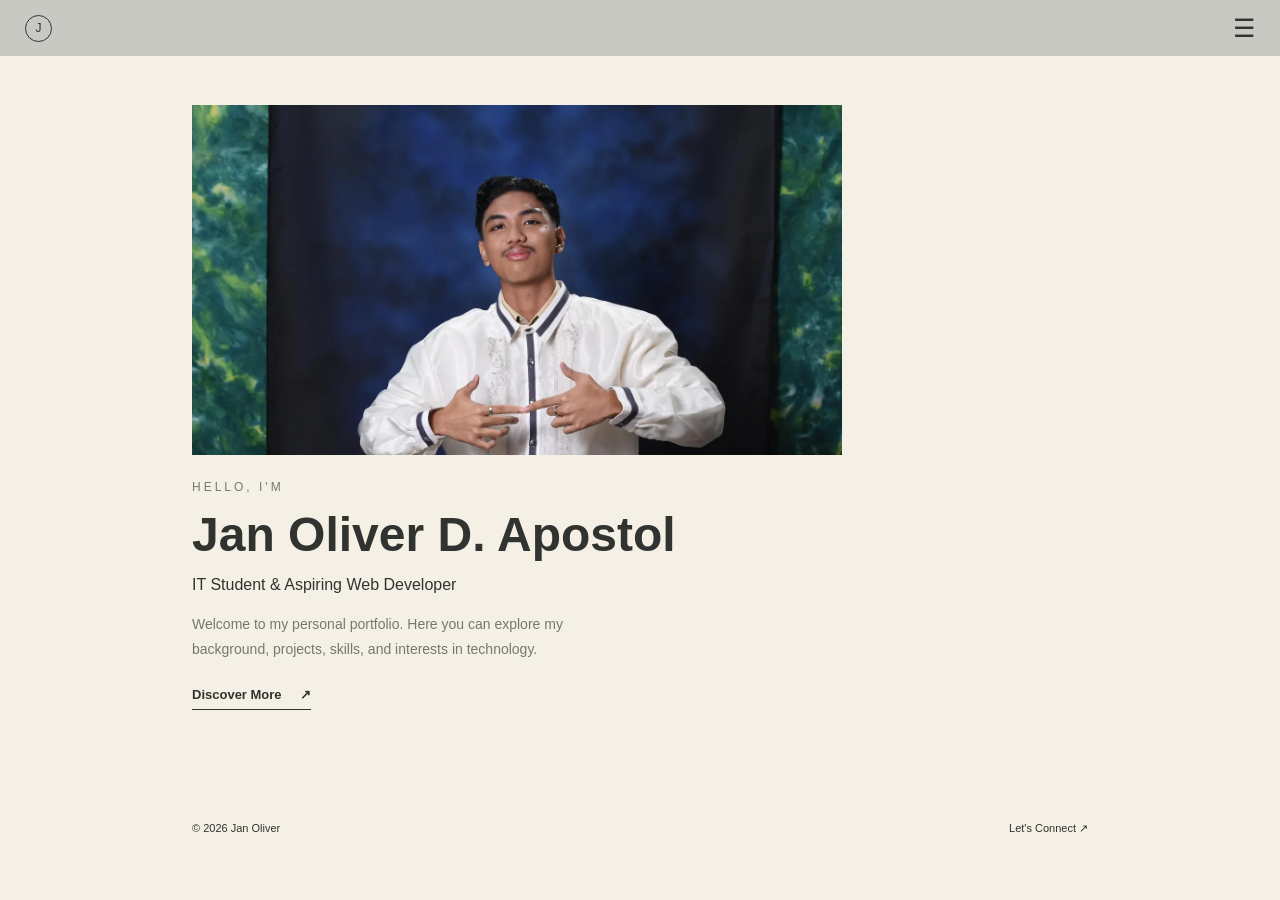
<file: index.html>
<!DOCTYPE html>
<html lang="en">
<head>
    <meta charset="UTF-8">
    <meta name="viewport" content="width=device-width, initial-scale=1.0">
    <title>Jan Oliver D. Apostol | Portfolio</title>
    <link rel="stylesheet" href="style.css">
</head>
<body>

    <header class="header">
        <a href="index.html" class="logo"> J </a>
        <button class="menu-btn" id="menuBtn" aria-label="Open menu">☰</button>
    </header>

    <nav class="side-menu" id="sideMenu">
        <button class="close-btn" id="closeBtn" aria-label="Close menu">×</button>
        <div class="menu-line"></div>
        <a href="index.html" class="nav-link">Home</a>
        <a href="about.html" class="nav-link">About</a>
        <a href="projects.html" class="nav-link">Projects</a>
        <a href="skills.html" class="nav-link">Skills</a>
        <a href="experience.html" class="nav-link active">Experience</a>
        <a href="education.html" class="nav-link">Education</a>
        <a href="contact.html" class="nav-link">Contact</a>
        <a href="cv.html" class="nav-link">CV</a>
    </nav>

    <div class="overlay" id="overlay"></div>

    <main>
        <section class="section home" id="home">
            <div class="home-content">
                <div class="home-image">
                    <img src="NINEDAYS-1831.webp" alt="My Profile">
                </div>
                <p class="small-heading">HELLO, I'M</p>
                <h1>Jan Oliver D. Apostol</h1>
                <h3>IT Student &amp; Aspiring Web Developer</h3>
                <p class="description">
                    Welcome to my personal portfolio. Here you can
                    explore my background, projects, skills, and
                    interests in technology.
                </p>
                <a href="about.html" class="text-link">Discover More <span>↗</span></a>
            </div>
            <div class="footer">
                <span>© 2026 Jan Oliver</span>
                <a href="contact.html">Let's Connect ↗</a>
            </div>
        </section>
    </main>

    <script src="script.js"></script>
</body>
</html>
</file>
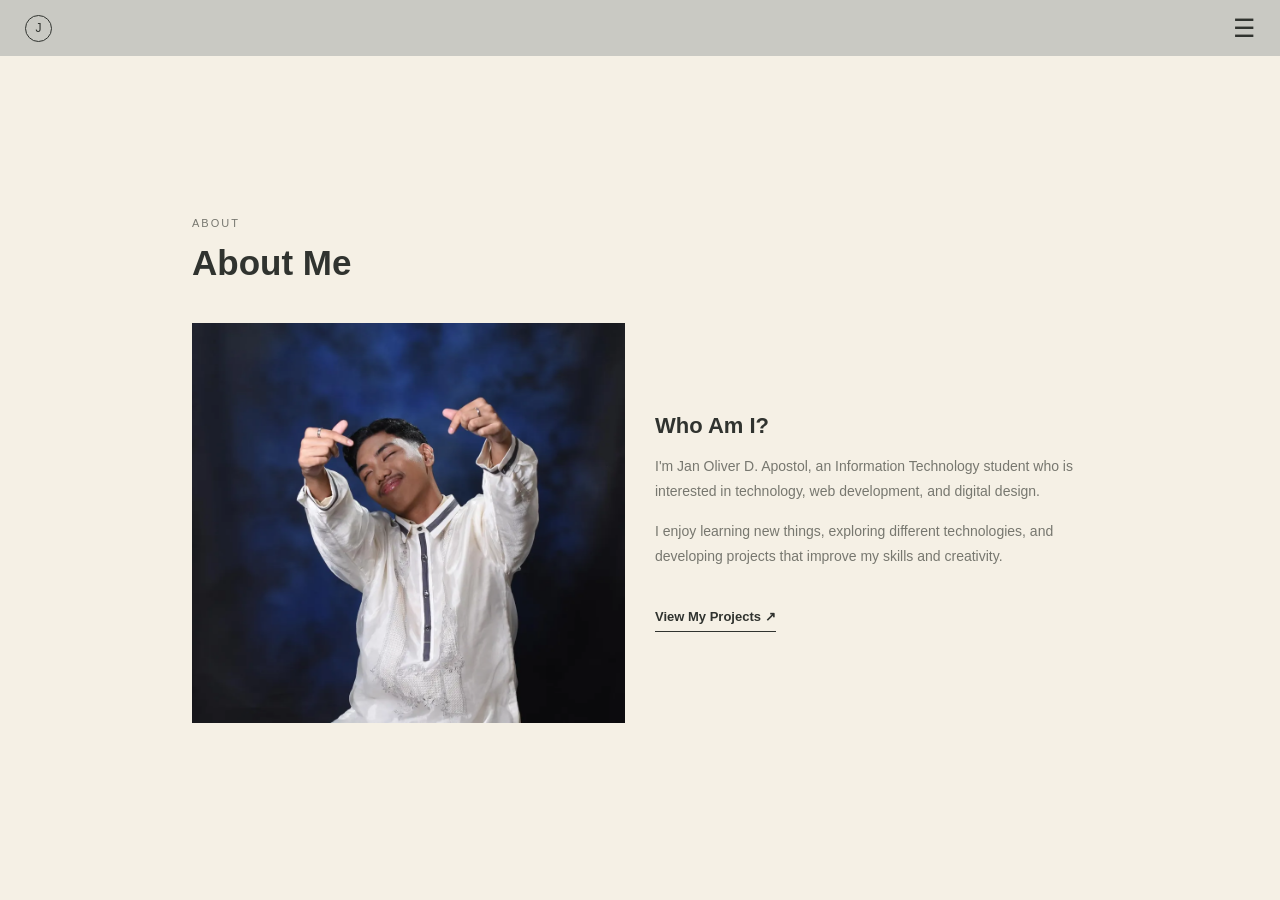
<file: about.html>
<!DOCTYPE html>
<html lang="en">
<head>
    <meta charset="UTF-8">
    <meta name="viewport" content="width=device-width, initial-scale=1.0">
    <title>About Me | Jan Oliver D. Apostol</title>
    <link rel="stylesheet" href="style.css">
</head>
<body>

    <header class="header">
        <a href="index.html" class="logo">J</a>
        <button class="menu-btn" id="menuBtn" aria-label="Open menu">☰</button>
    </header>

    <nav class="side-menu" id="sideMenu">
        <button class="close-btn" id="closeBtn" aria-label="Close menu">×</button>
        <div class="menu-line"></div>
        <a href="index.html" class="nav-link">Home</a>
        <a href="about.html" class="nav-link">About</a>
        <a href="projects.html" class="nav-link">Projects</a>
        <a href="skills.html" class="nav-link">Skills</a>
        <a href="experience.html" class="nav-link active">Experience</a>
        <a href="education.html" class="nav-link">Education</a>
        <a href="contact.html" class="nav-link">Contact</a>
        <a href="cv.html" class="nav-link">CV</a>
    </nav>

    <div class="overlay" id="overlay"></div>

    <main>
        <section class="section about" id="about">
            <div class="section-heading">
                <span>ABOUT</span>
                <h2>About Me</h2>
            </div>
            <div class="about-content">
                <div class="about-image">
                    <img src="NINEDAYS-1832.webp" alt="About Me">
                </div>
                <div class="about-text">
                    <h3>Who Am I?</h3>
                    <p>I'm Jan Oliver D. Apostol, an Information Technology student who is interested in technology, web development, and digital design.</p>
                    <p>I enjoy learning new things, exploring different technologies, and developing projects that improve my skills and creativity.</p>
                    <a href="projects.html" class="text-link">View My Projects ↗</a>
                </div>
            </div>
        </section>
    </main>

    <script src="script.js"></script>
</body>
</html>
</file>
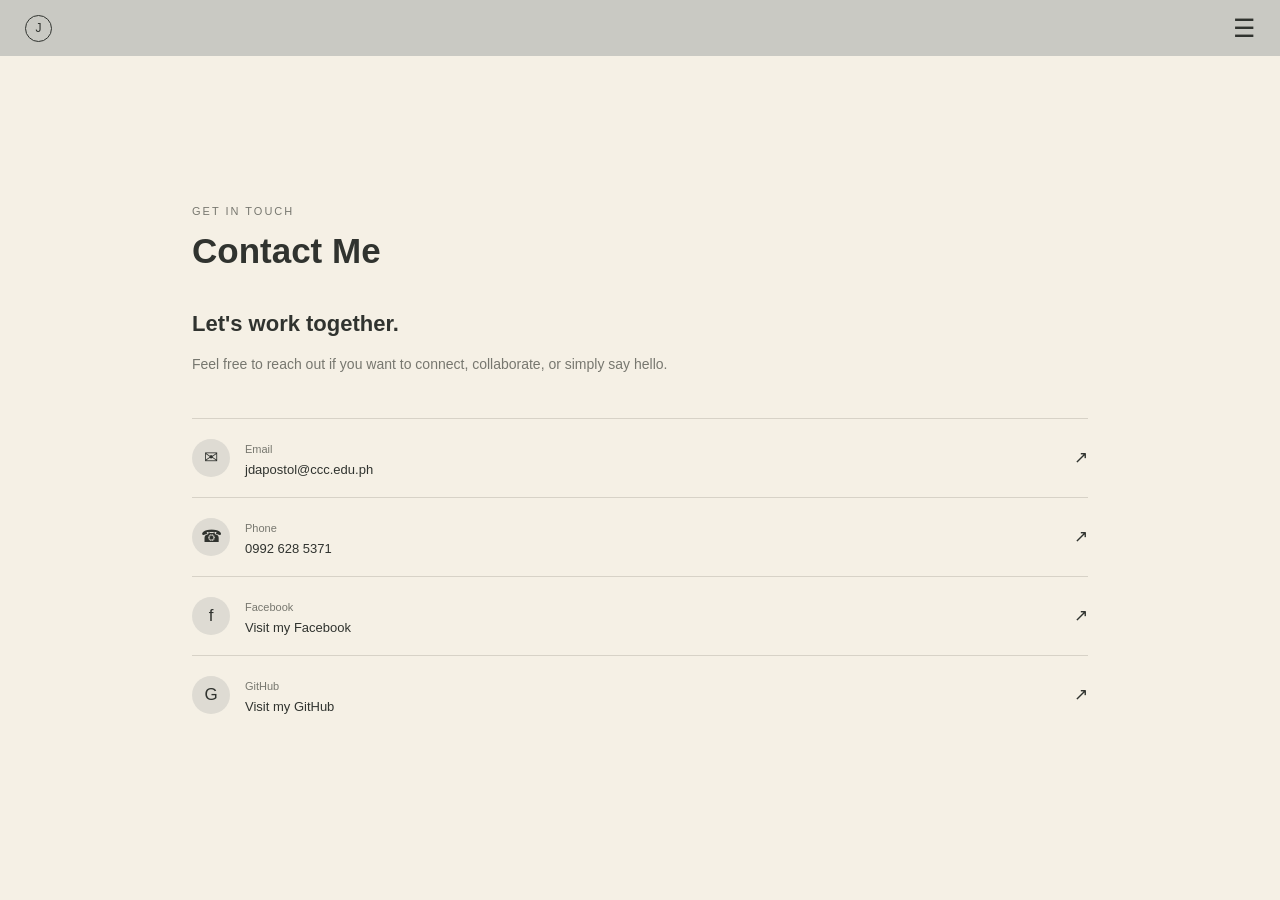
<file: contact.html>
<!DOCTYPE html>
<html lang="en">
<head>
    <meta charset="UTF-8">
    <meta name="viewport" content="width=device-width, initial-scale=1.0">
    <title>Contact | Jan Oliver D. Apostol</title>
    <link rel="stylesheet" href="style.css">
</head>
<body>

    <header class="header">
        <a href="index.html" class="logo">J</a>
        <button class="menu-btn" id="menuBtn" aria-label="Open menu">☰</button>
    </header>

    <nav class="side-menu" id="sideMenu">
        <button class="close-btn" id="closeBtn" aria-label="Close menu">×</button>
        <div class="menu-line"></div>
        <a href="index.html" class="nav-link">Home</a>
        <a href="about.html" class="nav-link">About</a>
        <a href="projects.html" class="nav-link">Projects</a>
        <a href="skills.html" class="nav-link">Skills</a>
        <a href="experience.html" class="nav-link active">Experience</a>
        <a href="education.html" class="nav-link">Education</a>
        <a href="contact.html" class="nav-link">Contact</a>
        <a href="cv.html" class="nav-link">CV</a>
    </nav>

    <div class="overlay" id="overlay"></div>

    <main>
        <section class="section contact" id="contact">
            <div class="section-heading">
                <span>GET IN TOUCH</span>
                <h2>Contact Me</h2>
            </div>
            <div class="contact-intro">
                <h3>Let's work together.</h3>
                <p>Feel free to reach out if you want to connect, collaborate, or simply say hello.</p>
            </div>
            <div class="contact-list">

                <a href="mailto:jdapostol@ccc.edu.ph" class="contact-item">
                    <span class="contact-icon">✉</span>
                    <div><small>Email</small><p>jdapostol@ccc.edu.ph</p></div>
                    <span class="arrow">↗</span>
                </a>

                <a href="tel:+639926285371" class="contact-item">
                    <span class="contact-icon">☎</span>
                    <div><small>Phone</small><p>0992 628 5371</p></div>
                    <span class="arrow">↗</span>
                </a>

                <a href="https://www.facebook.com/share/16KtNqtxJFY/" target="_blank" rel="noopener noreferrer" class="contact-item">
                    <span class="contact-icon">f</span>
                    <div><small>Facebook</small><p>Visit my Facebook</p></div>
                    <span class="arrow">↗</span>
                </a>

                <a href="https://github.com/oliapostol" target="_blank" rel="noopener noreferrer" class="contact-item">
                    <span class="contact-icon">G</span>
                    <div><small>GitHub</small><p>Visit my GitHub</p></div>
                    <span class="arrow">↗</span>
                </a>

            </div>
        </section>
    </main>

    <script src="script.js"></script>
</body>
</html>
</file>
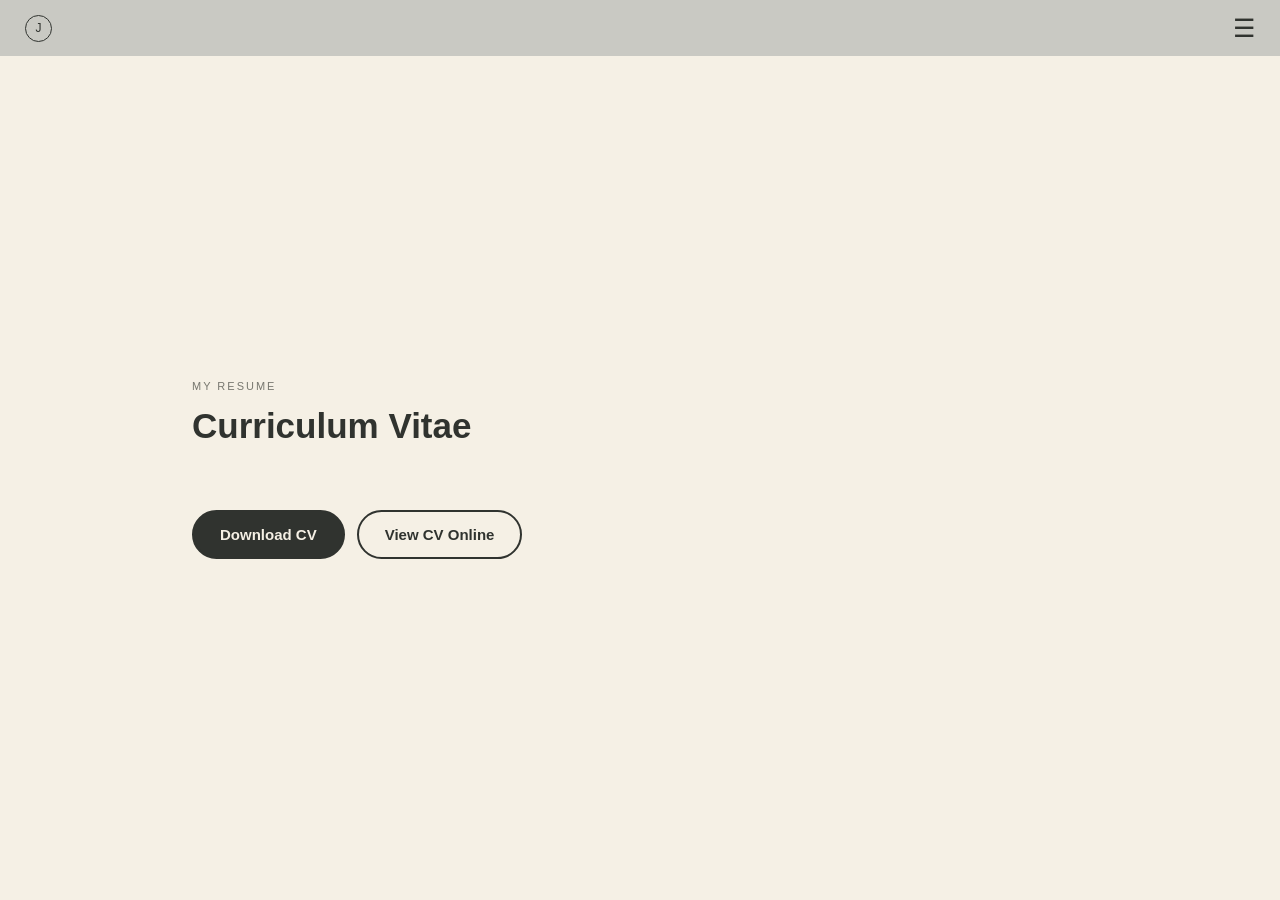
<file: cv.html>
<!DOCTYPE html>
<html lang="en">
<head>
    <meta charset="UTF-8">
    <meta name="viewport" content="width=device-width, initial-scale=1.0">
    <title>CV | Jan Oliver D. Apostol</title>
    <meta name="description" content="View or download the curriculum vitae of Jan Oliver D. Apostol, Information Technology student and web developer.">
    <link rel="stylesheet" href="style.css">
</head>
<body>

    <!-- HEADER -->
    <header class="header">
        <a href="index.html" class="logo">J</a>
        <button class="menu-btn" id="menuBtn" aria-label="Open menu">
            ☰
        </button>
    </header>

    <!-- SIDE NAVIGATION -->
    <nav class="side-menu" id="sideMenu">
        <button class="close-btn" id="closeBtn" aria-label="Close menu">
            ×
        </button>

        <div class="menu-line"></div>

        <a href="index.html" class="nav-link">Home</a>
        <a href="about.html" class="nav-link">About</a>
        <a href="projects.html" class="nav-link">Projects</a>
        <a href="skills.html" class="nav-link">Skills</a>
        <a href="experience.html" class="nav-link active">Experience</a>
        <a href="education.html" class="nav-link">Education</a>
        <a href="contact.html" class="nav-link">Contact</a>
        <a href="cv.html" class="nav-link">CV</a>
         </nav>

    <div class="overlay" id="overlay"></div>

    <main>

        <section class="section cv" id="cv">
            <div class="section-heading">
                <span>MY RESUME</span>
                <h2>Curriculum Vitae</h2>
            </div>

            <div class="cv-actions">
                <a href="cv.pdf" download="Jan-Oliver-Apostol-CV.pdf" class="cv-btn primary">Download CV</a>
                <a href="cv.pdf" target="_blank" rel="noopener noreferrer" class="cv-btn">View CV Online</a>
            </div>

                        </a>
        </section>

    </main>

    <script src="script.js"></script>

</body>
</html>
</file>
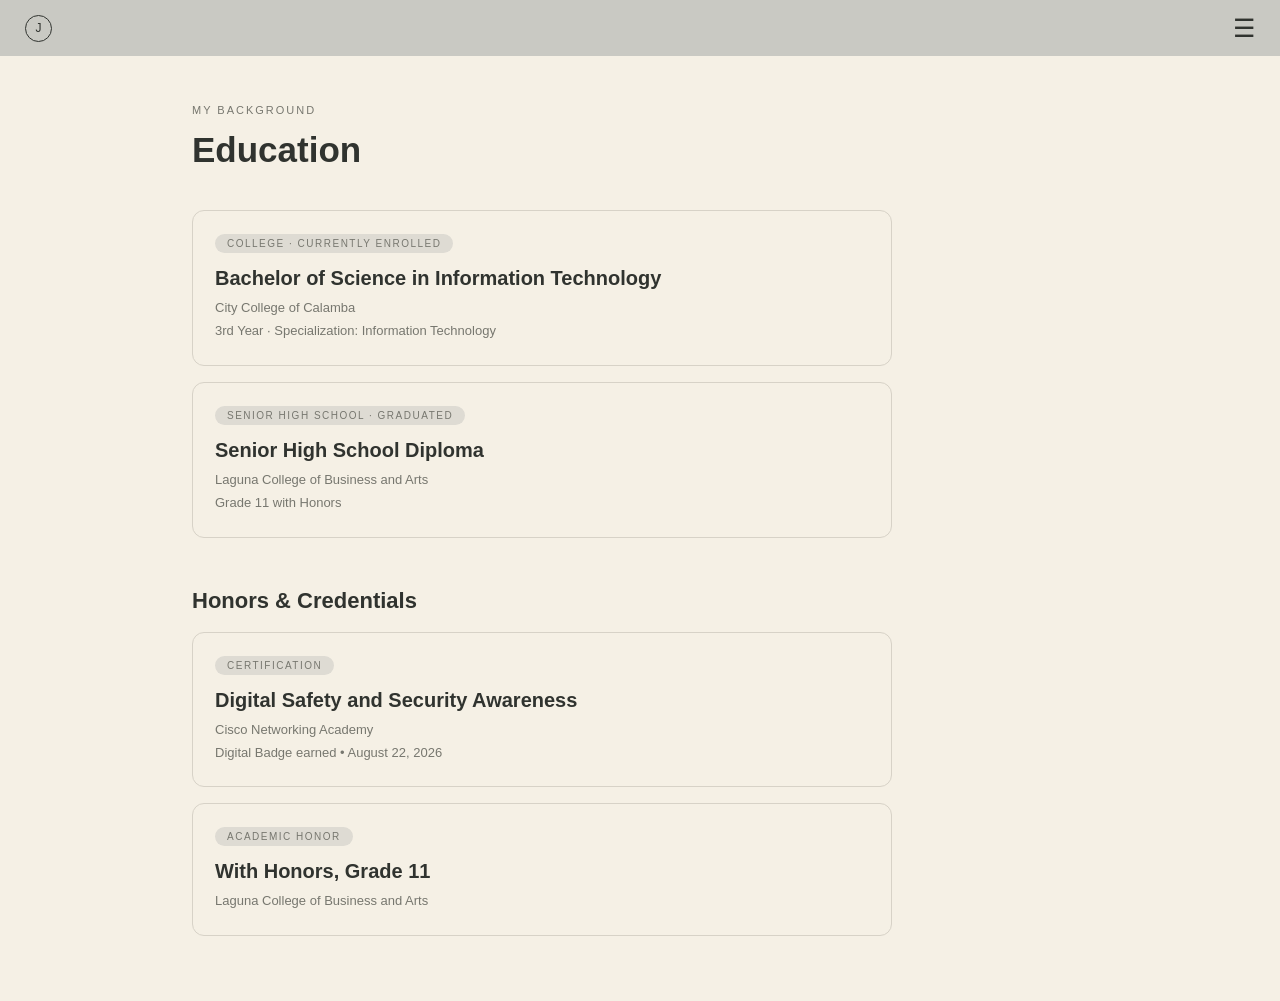
<file: education.html>
<!DOCTYPE html>
<html lang="en">
<head>
    <meta charset="UTF-8">
    <meta name="viewport" content="width=device-width, initial-scale=1.0">
    <title>Education | Jan Oliver D. Apostol</title>
    <link rel="stylesheet" href="style.css">
</head>
<body>

    <header class="header">
        <a href="index.html" class="logo">J</a>
        <button class="menu-btn" id="menuBtn" aria-label="Open menu">☰</button>
    </header>

    <nav class="side-menu" id="sideMenu">
        <button class="close-btn" id="closeBtn" aria-label="Close menu">×</button>
        <div class="menu-line"></div>
        <a href="index.html" class="nav-link">Home</a>
        <a href="about.html" class="nav-link">About</a>
        <a href="projects.html" class="nav-link">Projects</a>
        <a href="skills.html" class="nav-link">Skills</a>
        <a href="experience.html" class="nav-link">Experience</a>
        <a href="education.html" class="nav-link active">Education</a>
        <a href="contact.html" class="nav-link">Contact</a>
        <a href="cv.html" class="nav-link">CV</a>
    </nav>

    <div class="overlay" id="overlay"></div>

    <main>
        <section class="section education" id="education">
            <div class="section-heading">
                <span>MY BACKGROUND</span>
                <h2>Education</h2>
            </div>

            <div class="edu-list">

                <div class="edu-item">
                    <span>College · Currently enrolled</span>
                    <h3>Bachelor of Science in Information Technology</h3>
                    <p>City College of Calamba</p>
                    <p>3rd Year · Specialization: Information Technology</p>
                </div>

                <div class="edu-item">
                    <span>Senior High School · Graduated</span>
                    <h3>Senior High School Diploma</h3>
                    <p>Laguna College of Business and Arts</p>
                    <p>Grade 11 with Honors</p>
                </div>

            </div>

            <h3 class="edu-subheading">Honors &amp; Credentials</h3>

            <div class="edu-list">

                <div class="edu-item">
                    <span>Certification</span>
                    <h3>Digital Safety and Security Awareness</h3>
                    <p>Cisco Networking Academy</p>
                    <p>Digital Badge earned • August 22, 2026</p>
                
                </div>

                <div class="edu-item">
                    <span>Academic Honor</span>
                    <h3>With Honors, Grade 11</h3>
                    <p>Laguna College of Business and Arts</p>
                </div>

            </div>
        </section>
    </main>

    <script src="script.js"></script>
</body>
</html>
</file>
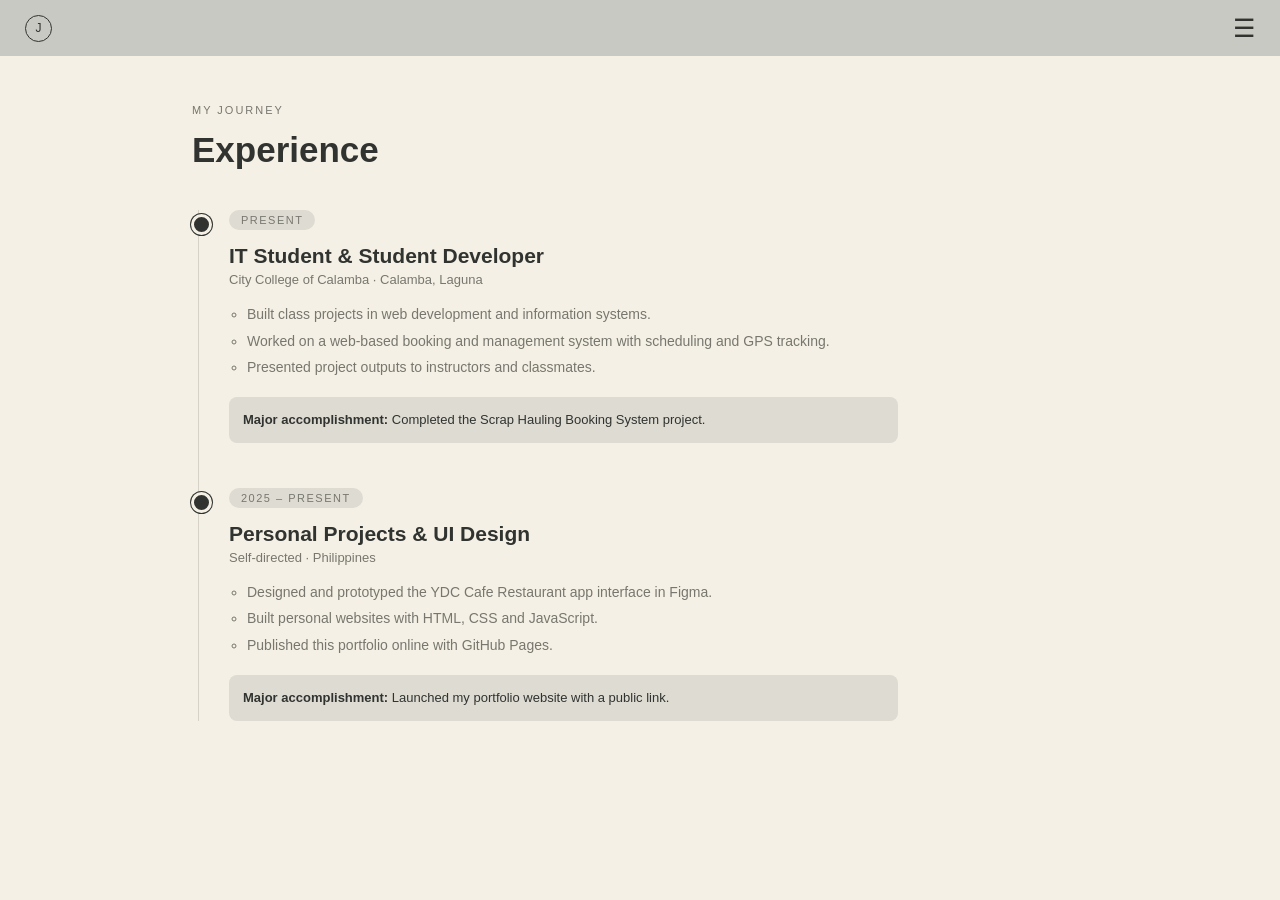
<file: experience.html>
<!DOCTYPE html>
<html lang="en">
<head>
    <meta charset="UTF-8">
    <meta name="viewport" content="width=device-width, initial-scale=1.0">
    <title>Experience | Jan Oliver D. Apostol</title>
    <link rel="stylesheet" href="style.css">
</head>
<body>

    <header class="header">
        <a href="index.html" class="logo">J</a>
        <button class="menu-btn" id="menuBtn" aria-label="Open menu">☰</button>
    </header>

    <nav class="side-menu" id="sideMenu">
        <button class="close-btn" id="closeBtn" aria-label="Close menu">×</button>
        <div class="menu-line"></div>
        <a href="index.html" class="nav-link">Home</a>
        <a href="about.html" class="nav-link">About</a>
        <a href="projects.html" class="nav-link">Projects</a>
        <a href="skills.html" class="nav-link">Skills</a>
        <a href="experience.html" class="nav-link active">Experience</a>
        <a href="education.html" class="nav-link">Education</a>
        <a href="contact.html" class="nav-link">Contact</a>
        <a href="cv.html" class="nav-link">CV</a>
    </nav>

    <div class="overlay" id="overlay"></div>

    <main>
        <section class="section experience" id="experience">
            <div class="section-heading">
                <span>MY JOURNEY</span>
                <h2>Experience</h2>
            </div>

            <ol class="timeline">

                <li class="timeline-item">
                    <span class="timeline-date">Present</span>
                    <h3>IT Student &amp; Student Developer</h3>
                    <p class="timeline-org">City College of Calamba · Calamba, Laguna</p>
                    <ul class="timeline-list">
                        <li>Built class projects in web development and information systems.</li>
                        <li>Worked on a web-based booking and management system with scheduling and GPS tracking.</li>
                        <li>Presented project outputs to instructors and classmates.</li>
                    </ul>
                    <p class="timeline-win"><strong>Major accomplishment:</strong> Completed the Scrap Hauling Booking System project.</p>
                </li>

                <li class="timeline-item">
                    <span class="timeline-date">2025 – Present</span>
                    <h3>Personal Projects &amp; UI Design</h3>
                    <p class="timeline-org">Self-directed · Philippines</p>
                    <ul class="timeline-list">
                        <li>Designed and prototyped the YDC Cafe Restaurant app interface in Figma.</li>
                        <li>Built personal websites with HTML, CSS and JavaScript.</li>
                        <li>Published this portfolio online with GitHub Pages.</li>
                    </ul>
                    <p class="timeline-win"><strong>Major accomplishment:</strong> Launched my portfolio website with a public link.</p>
                </li>

          
            </ol>
        </section>
    </main>

    <script src="script.js"></script>
</body>
</html>
</file>
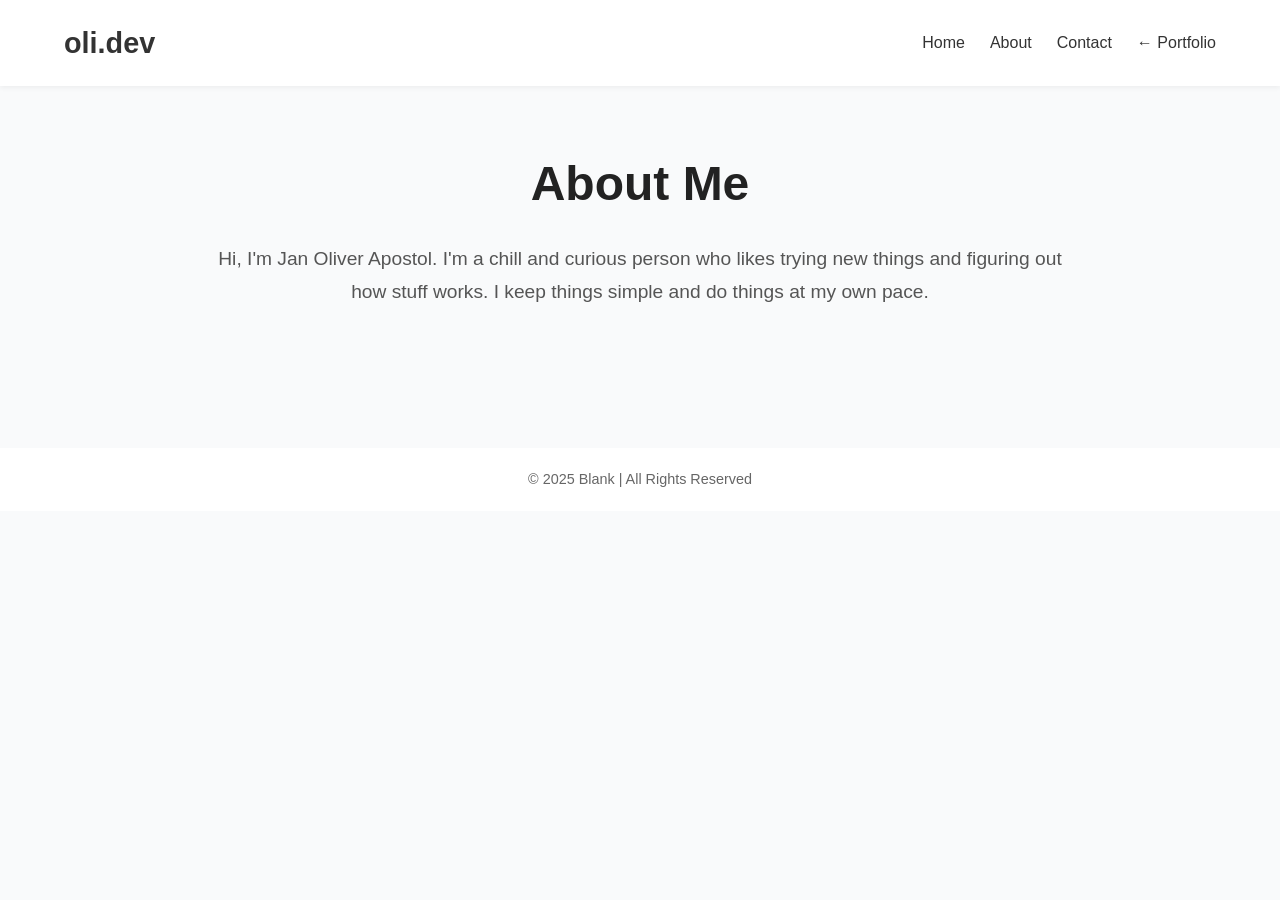
<file: lab-about.html>
<!DOCTYPE html>
<html lang="en">
<head>
    <meta charset="UTF-8">
    <meta name="viewport" content="width=device-width, initial-scale=1.0">
    <title>About Me | Lab</title>
    <link rel="stylesheet" href="lab-style.css">
</head>
<body>
    <header>
        <div class="logo">oli.dev</div>
        <nav>
            <ul>
                <li><a href="lab-home.html">Home</a></li>
                <li><a href="lab-about.html">About</a></li>
                <li><a href="lab-contact.html">Contact</a></li>
                <li><a href="projects.html">← Portfolio</a></li>
            </ul>
        </nav>
    </header>

    <main>
        <h1>About Me</h1>
        <p>Hi, I'm Jan Oliver Apostol. I'm a chill and curious person who likes trying new things and figuring out how stuff works.
        I keep things simple and do things at my own pace.</p>
    </main>

    <footer>
        © 2025 Blank | All Rights Reserved
    </footer>
</body>
</html>
</file>
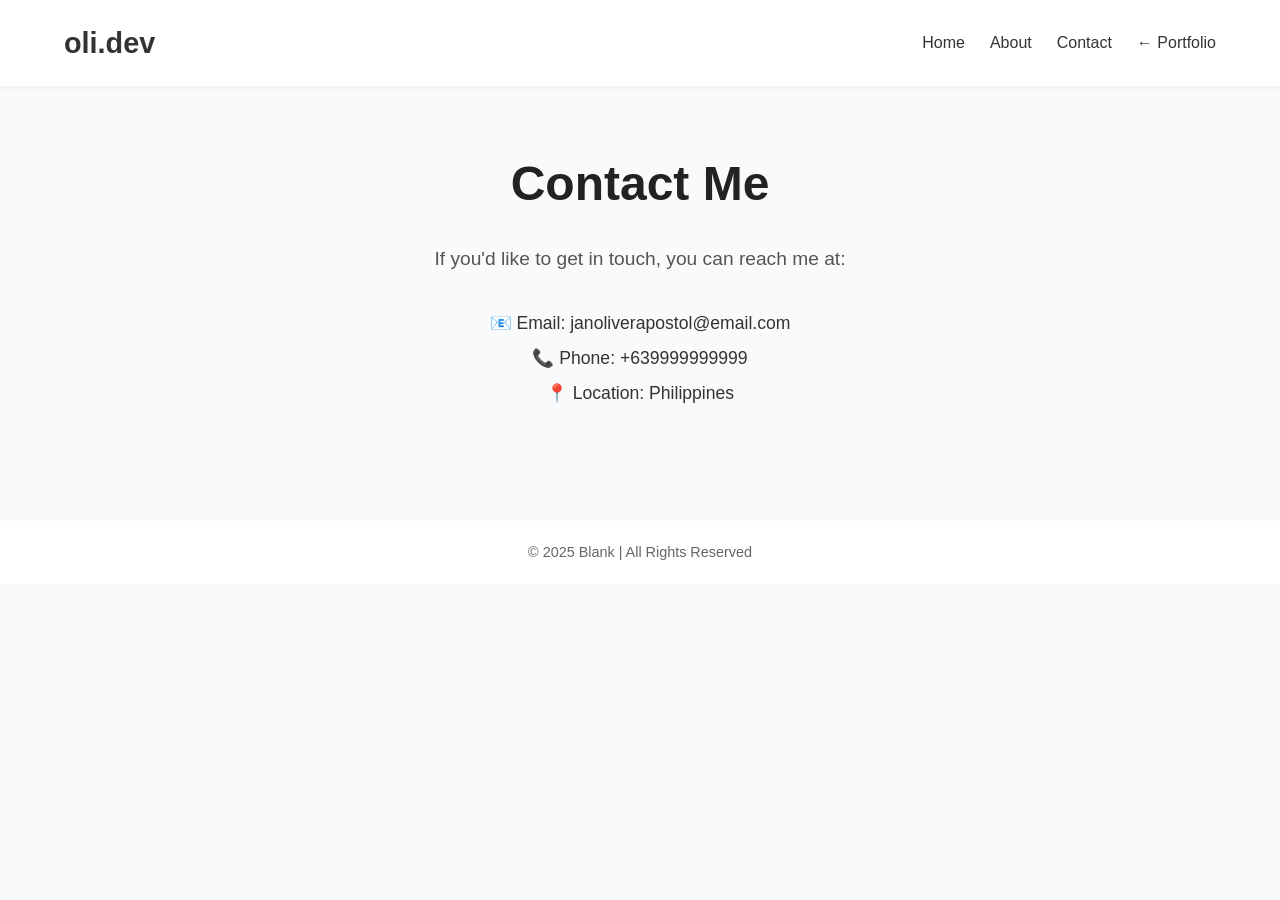
<file: lab-contact.html>
<!DOCTYPE html>
<html lang="en">
<head>
    <meta charset="UTF-8">
    <meta name="viewport" content="width=device-width, initial-scale=1.0">
    <title>Contact | Lab</title>
    <link rel="stylesheet" href="lab-style.css">
</head>
<body>
    <header>
        <div class="logo">oli.dev</div>
        <nav>
            <ul>
                <li><a href="lab-home.html">Home</a></li>
                <li><a href="lab-about.html">About</a></li>
                <li><a href="lab-contact.html">Contact</a></li>
                <li><a href="projects.html">← Portfolio</a></li>
            </ul>
        </nav>
    </header>

    <main>
        <h1>Contact Me</h1>
        <p>If you'd like to get in touch, you can reach me at:</p>

        <div class="contact-info">
            📧 Email: janoliverapostol@email.com<br>
            📞 Phone: +639999999999<br>
            📍 Location: Philippines
        </div>
    </main>

    <footer>
        © 2025 Blank | All Rights Reserved
    </footer>
</body>
</html>
</file>
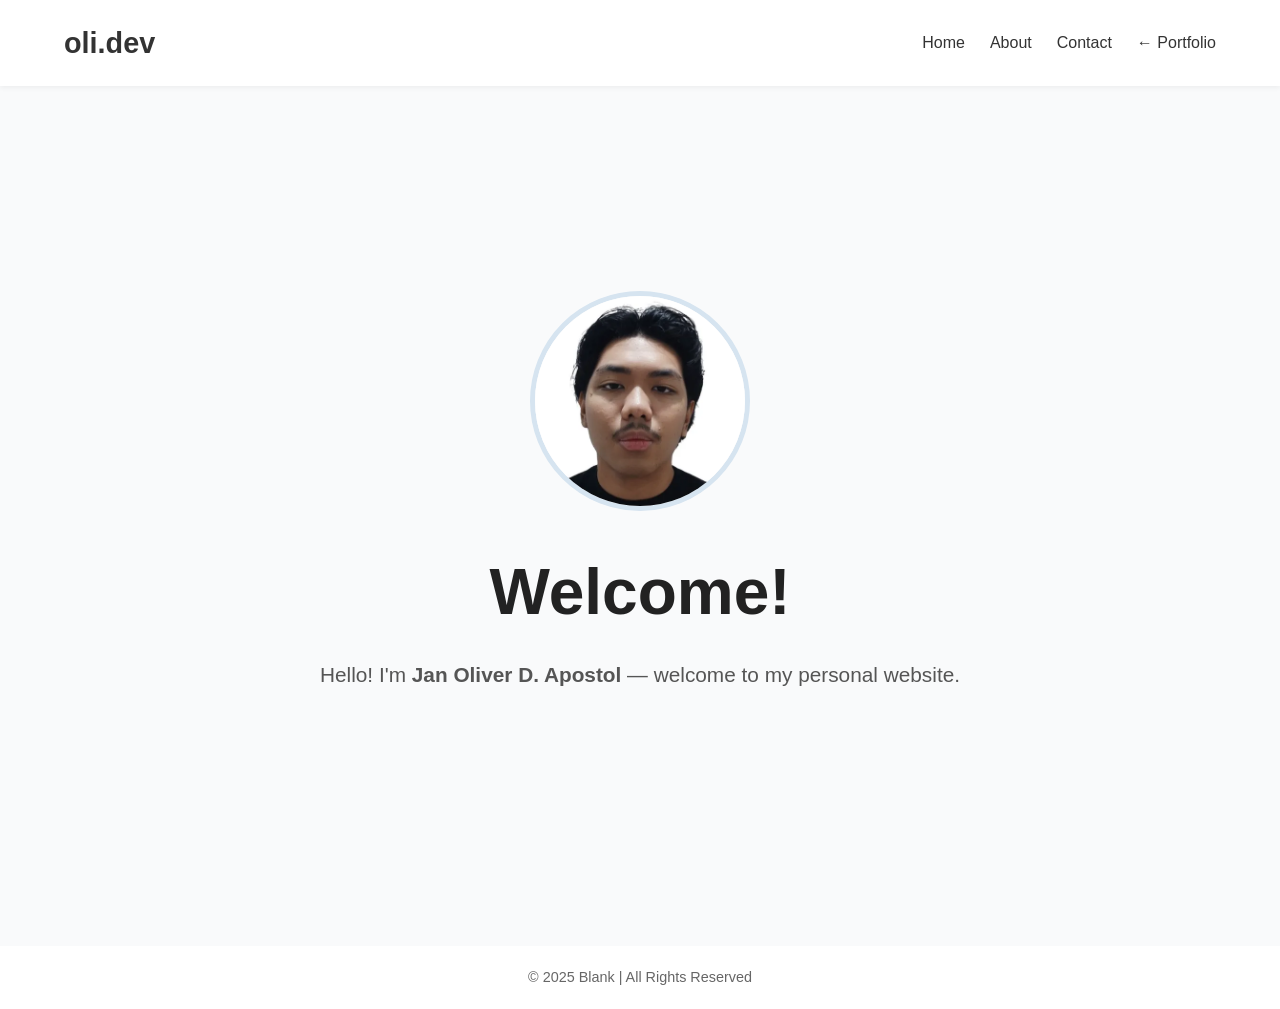
<file: lab-home.html>
<!DOCTYPE html>
<html lang="en">
<head>
    <meta charset="UTF-8">
    <meta name="viewport" content="width=device-width, initial-scale=1.0">
    <title>Lab | Jan Oliver D. Apostol</title>
    <link rel="stylesheet" href="lab-style.css">
</head>
<body>
    <header>
        <div class="logo">oli.dev</div>
        <nav>
            <ul>
                <li><a href="lab-home.html">Home</a></li>
                <li><a href="lab-about.html">About</a></li>
                <li><a href="lab-contact.html">Contact</a></li>
                <li><a href="projects.html">← Portfolio</a></li>
            </ul>
        </nav>
    </header>

    <section id="home" class="hero">
        <img src="profile.webp" alt="Profile Picture" class="profile-pic">
        <h1>Welcome!</h1>
        <p>Hello! I'm <strong>Jan Oliver D. Apostol</strong> — welcome to my personal website.</p>
    </section>

    <footer>
        © 2025 Blank | All Rights Reserved
    </footer>
</body>
</html>
</file>
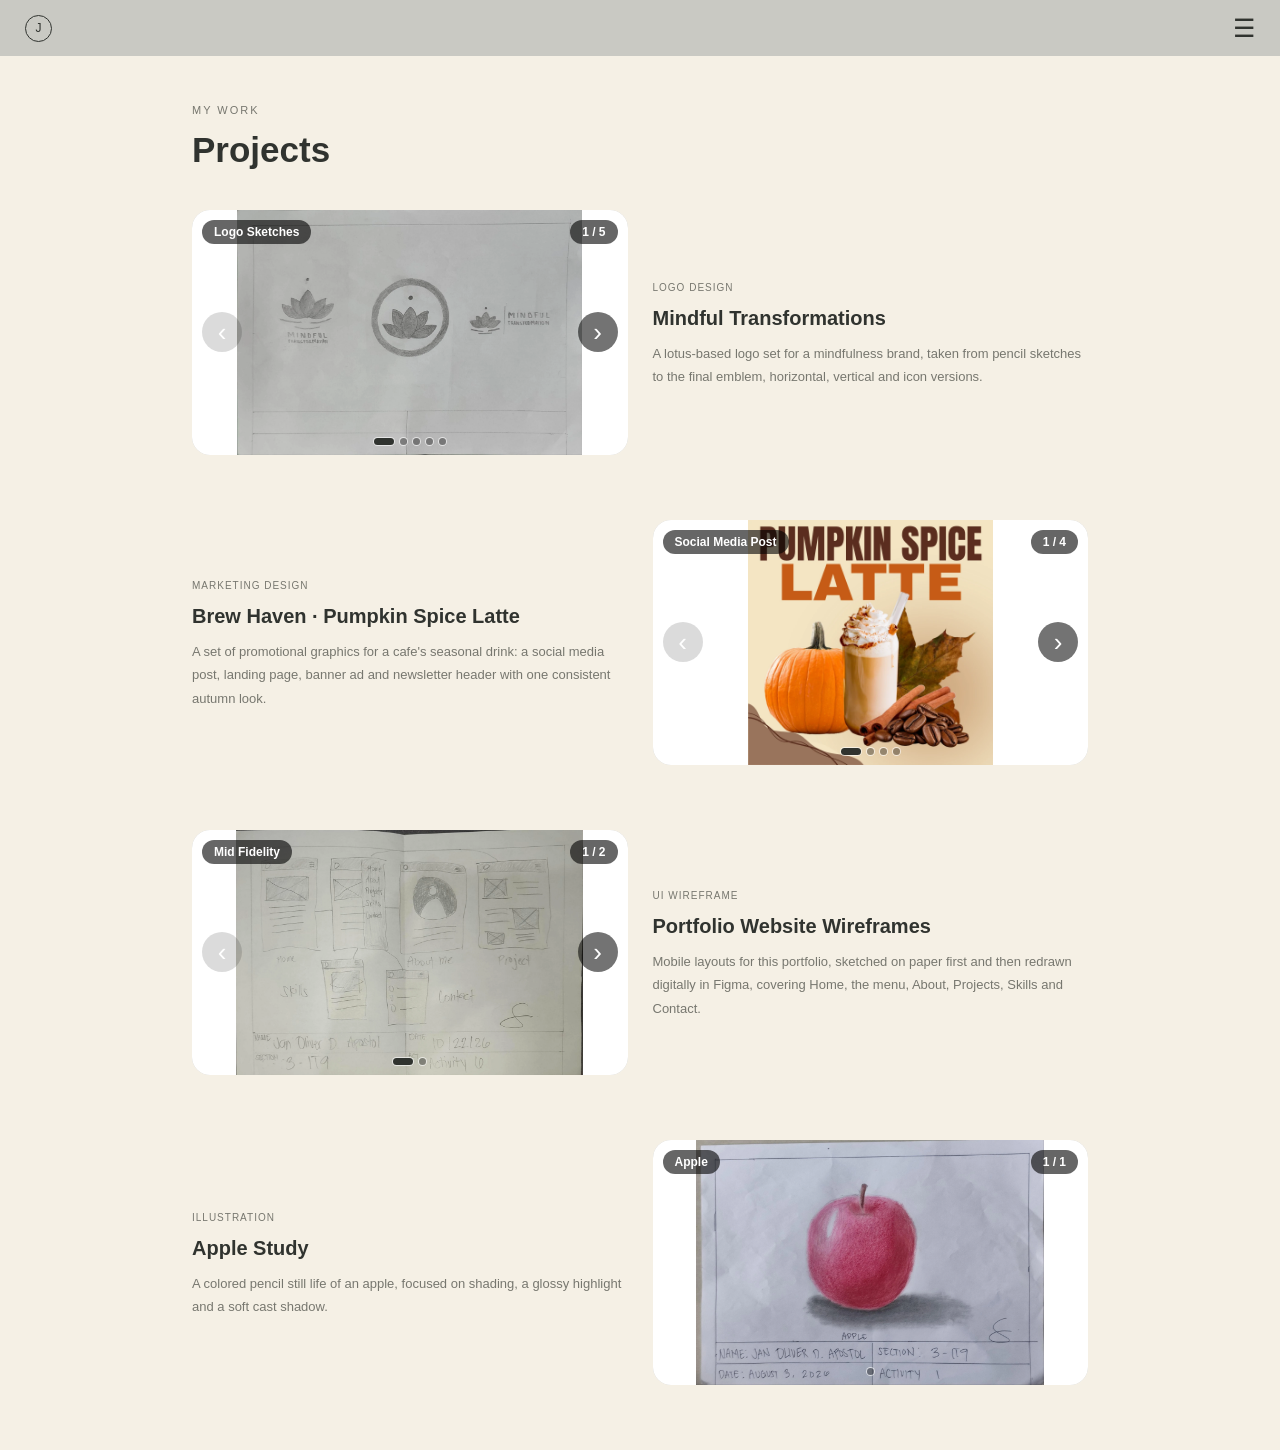
<file: projects.html>
<!DOCTYPE html>
<html lang="en">
<head>
    <meta charset="UTF-8">
    <meta name="viewport" content="width=device-width, initial-scale=1.0">
    <title>Projects | Jan Oliver D. Apostol</title>
    <link rel="stylesheet" href="style.css">
</head>
<body>

    <header class="header">
        <a href="index.html" class="logo">J</a>
        <button class="menu-btn" id="menuBtn" aria-label="Open menu">☰</button>
    </header>

    <nav class="side-menu" id="sideMenu">
        <button class="close-btn" id="closeBtn" aria-label="Close menu">×</button>
        <div class="menu-line"></div>
        <a href="index.html" class="nav-link">Home</a>
        <a href="about.html" class="nav-link">About</a>
        <a href="projects.html" class="nav-link active">Projects</a>
        <a href="skills.html" class="nav-link">Skills</a>
        <a href="experience.html" class="nav-link">Experience</a>
        <a href="education.html" class="nav-link">Education</a>
        <a href="contact.html" class="nav-link">Contact</a>
        <a href="cv.html" class="nav-link">CV</a>
    </nav>

    <div class="overlay" id="overlay"></div>

    <main>
        <section class="section projects" id="projects">
            <div class="section-heading">
                <span>MY WORK</span>
                <h2>Projects</h2>
            </div>
            <div class="project-list">

                <!-- 1. Mindful Transformations · Logo Design (5 images) -->
                <article class="project-card">
                    <div class="project-image project-slider" data-slider>
                        <div class="slider-track" tabindex="0" aria-label="Mindful Transformations logo designs. Swipe to see more.">
                            <figure class="slide">
                                <img src="IMG_20260817_130515.webp" alt="Pencil sketch of three Mindful Transformations logo ideas with a lotus flower: stacked, circular emblem and horizontal">
                                <figcaption>Logo Sketches</figcaption>
                            </figure>
                            <figure class="slide">
                                <img src="EMBLEM.webp" alt="Mindful Transformations circular emblem with a terracotta line-art lotus and a gold dot inside a dark ring" loading="lazy">
                                <figcaption>Emblem</figcaption>
                            </figure>
                            <figure class="slide">
                                <img src="HORIZONTAL.webp" alt="Horizontal Mindful Transformations logo with the lotus on the left and the name on the right" loading="lazy">
                                <figcaption>Horizontal Logo</figcaption>
                            </figure>
                            <figure class="slide">
                                <img src="VERTICAL.webp" alt="Vertical Mindful Transformations logo with the lotus above the name" loading="lazy">
                                <figcaption>Vertical Logo</figcaption>
                            </figure>
                            <figure class="slide">
                                <img src="ICON.webp" alt="Standalone lotus icon in terracotta line art with a gold dot above it" loading="lazy">
                                <figcaption>Icon</figcaption>
                            </figure>
                        </div>

                        <span class="slider-count">1 / 5</span>
                        <button class="slider-btn prev" type="button" aria-label="Previous image">‹</button>
                        <button class="slider-btn next" type="button" aria-label="Next image">›</button>
                        <div class="slider-dots"></div>
                    </div>

                    <div class="project-info">
                        <span>LOGO DESIGN</span>
                        <h3>Mindful Transformations</h3>
                        <p>
                            A lotus-based logo set for a mindfulness brand, taken from
                            pencil sketches to the final emblem, horizontal, vertical
                            and icon versions.
                        </p>
                                            </div>
                </article>

                <!-- 2. Brew Haven · Pumpkin Spice Latte campaign (4 images) -->
                <article class="project-card reverse">
                    <div class="project-image project-slider" data-slider>
                        <div class="slider-track" tabindex="0" aria-label="Brew Haven Pumpkin Spice Latte promotional graphics. Swipe to see more.">
                            <figure class="slide">
                                <img src="Social_Media_Post_20260907_100958_0000.webp" alt="Square social media post for the Brew Haven Pumpkin Spice Latte with a pumpkin, a whipped-cream latte, cinnamon sticks and coffee beans">
                                <figcaption>Social Media Post</figcaption>
                            </figure>
                            <figure class="slide">
                                <img src="Landing_Page_20260907_101041_0000.webp" alt="Brew Haven landing page graphic for the Pumpkin Spice Latte with the price of 149 only" loading="lazy">
                                <figcaption>Landing Page</figcaption>
                            </figure>
                            <figure class="slide">
                                <img src="Banner_Ad_20260907_101356_0000.webp" alt="Brew Haven banner ad inviting people to try the new Pumpkin Spice Latte" loading="lazy">
                                <figcaption>Banner Ad</figcaption>
                            </figure>
                            <figure class="slide">
                                <img src="Newsletter_Header_20260907_101304_0000.webp" alt="Wide Brew Haven newsletter header featuring the Pumpkin Spice Latte" loading="lazy">
                                <figcaption>Newsletter Header</figcaption>
                            </figure>
                        </div>

                        <span class="slider-count">1 / 4</span>
                        <button class="slider-btn prev" type="button" aria-label="Previous image">‹</button>
                        <button class="slider-btn next" type="button" aria-label="Next image">›</button>
                        <div class="slider-dots"></div>
                    </div>

                    <div class="project-info">
                        <span>MARKETING DESIGN</span>
                        <h3>Brew Haven · Pumpkin Spice Latte</h3>
                        <p>
                            A set of promotional graphics for a cafe's seasonal drink:
                            a social media post, landing page, banner ad and
                            newsletter header with one consistent autumn look.
                        </p>
                        
                    </div>
                </article>

                <!-- 3. Portfolio wireframes (2 images) -->
                <article class="project-card">
                    <div class="project-image project-slider" data-slider>
                        <div class="slider-track" tabindex="0" aria-label="Portfolio website wireframes. Swipe to see more.">
                            <figure class="slide">
                                <img src="IMG_20261026_205655.webp" alt="Hand-drawn paper wireframe of the portfolio's Home, menu, About me, Project, Skills and Contact screens">
                                <figcaption>Mid Fidelity</figcaption>
                            </figure>
                            <figure class="slide">
                                <img src="figma.webp" alt="Digital mobile wireframe of the portfolio's six screens including the open navigation menu" loading="lazy">
                                <figcaption>High Fidelity</figcaption>
                            </figure>
                        </div>

                        <span class="slider-count">1 / 2</span>
                        <button class="slider-btn prev" type="button" aria-label="Previous image">‹</button>
                        <button class="slider-btn next" type="button" aria-label="Next image">›</button>
                        <div class="slider-dots"></div>
                    </div>

                    <div class="project-info">
                        <span>UI WIREFRAME</span>
                        <h3>Portfolio Website Wireframes</h3>
                        <p>
                            Mobile layouts for this portfolio, sketched on paper first
                            and then redrawn digitally in Figma, covering Home, the
                            menu, About, Projects, Skills and Contact.
                        </p>
                        
                    </div>
                </article>

                <!-- 4. Apple drawing (1 image) -->
                <article class="project-card reverse">
                    <div class="project-image project-slider" data-slider>
                        <div class="slider-track" tabindex="0" aria-label="Colored pencil apple drawing.">
                            <figure class="slide">
                                <img src="PRELIM_Apostol_3-IT9.webp" alt="Colored pencil drawing of a red apple with a glossy highlight and a soft gray cast shadow" loading="lazy">
                                <figcaption>Apple</figcaption>
                            </figure>
                        </div>

                        <span class="slider-count">1 / 1</span>
                        <div class="slider-dots"></div>
                    </div>

                    <div class="project-info">
                        <span>ILLUSTRATION</span>
                        <h3>Apple Study</h3>
                        <p>
                            A colored pencil still life of an apple, focused on
                            shading, a glossy highlight and a soft cast shadow.
                        </p>
                    </div>
                </article>

            </div>
        </section>
    </main>

    <script src="script.js"></script>
</body>
</html>
</file>
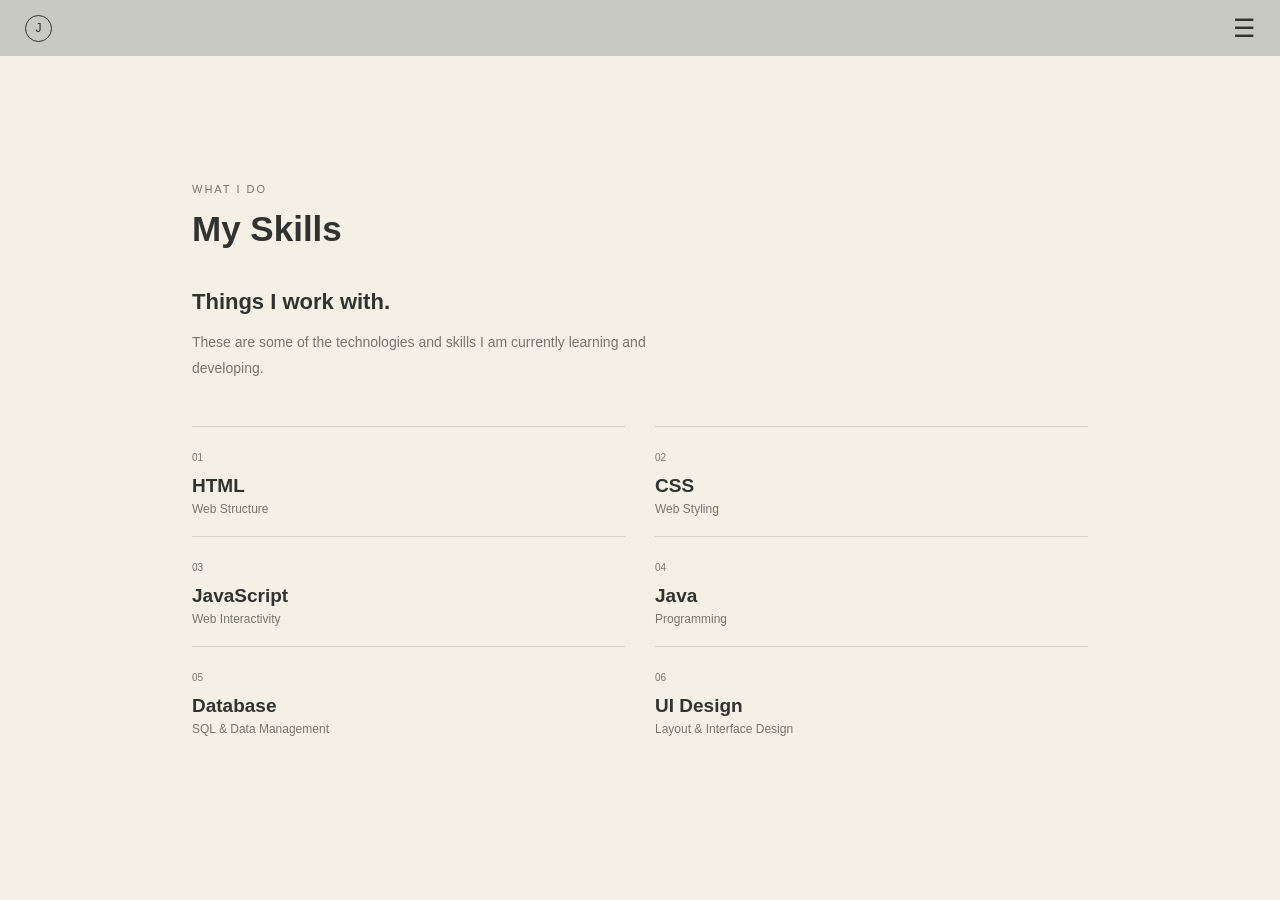
<file: skills.html>
<!DOCTYPE html>
<html lang="en">
<head>
    <meta charset="UTF-8">
    <meta name="viewport" content="width=device-width, initial-scale=1.0">
    <title>My Skills | Jan Oliver D. Apostol</title>
    <link rel="stylesheet" href="style.css">
</head>
<body>

    <header class="header">
        <a href="index.html" class="logo">J</a>
        <button class="menu-btn" id="menuBtn" aria-label="Open menu">☰</button>
    </header>

    <nav class="side-menu" id="sideMenu">
        <button class="close-btn" id="closeBtn" aria-label="Close menu">×</button>
        <div class="menu-line"></div>
        <a href="index.html" class="nav-link">Home</a>
        <a href="about.html" class="nav-link">About</a>
        <a href="projects.html" class="nav-link">Projects</a>
        <a href="skills.html" class="nav-link">Skills</a>
        <a href="experience.html" class="nav-link active">Experience</a>
        <a href="education.html" class="nav-link">Education</a>
        <a href="contact.html" class="nav-link">Contact</a>
        <a href="cv.html" class="nav-link">CV</a>
    </nav>

    <div class="overlay" id="overlay"></div>

    <main>
        <section class="section skills" id="skills">
            <div class="section-heading">
                <span>WHAT I DO</span>
                <h2>My Skills</h2>
            </div>
            <div class="skills-intro">
                <h3>Things I work with.</h3>
                <p>These are some of the technologies and skills I am currently learning and developing.</p>
            </div>
            <div class="skills-list">
                <div class="skill"><span>01</span><h3>HTML</h3><p>Web Structure</p></div>
                <div class="skill"><span>02</span><h3>CSS</h3><p>Web Styling</p></div>
                <div class="skill"><span>03</span><h3>JavaScript</h3><p>Web Interactivity</p></div>
                <div class="skill"><span>04</span><h3>Java</h3><p>Programming</p></div>
                <div class="skill"><span>05</span><h3>Database</h3><p>SQL &amp; Data Management</p></div>
                <div class="skill"><span>06</span><h3>UI Design</h3><p>Layout &amp; Interface Design</p></div>
            </div>
        </section>
    </main>

    <script src="script.js"></script>
</body>
</html>
</file>
<file: style.css>
/* GENERAL SETTINGS */

* {
    margin: 0;
    padding: 0;
    box-sizing: border-box;
    scroll-behavior: smooth;
}

/* LIGHT COLORS */
:root {
    --background: #f5f0e5;
    --header: #c9c9c3;
    --dark: #30332f;
    --gray: #77776f;
    --light-gray: #b9b8af;
    --image-bg: #c5c5c0;
    --line: #d7d2c7;
    --icon-bg: #dedbd3;
}

/* DARK COLORS (only the variables change) */
:root.dark {
    --background: #1b1e1c;
    --header: #262a27;
    --dark: #ece8dd;
    --gray: #a3a79f;
    --light-gray: #555a55;
    --image-bg: #2d322e;
    --line: #343a36;
    --icon-bg: #2d322e;
}

body {
    font-family: Arial, Helvetica, sans-serif;
    background: var(--background);
    color: var(--dark);
    transition: background 0.3s, color 0.3s;
}

a {
    text-decoration: none;
    color: inherit;
}

button {
    font: inherit;
}


/* HEADER */

.header {
    height: 56px;
    width: 100%;
    background: var(--header);
    display: flex;
    align-items: center;
    justify-content: space-between;
    padding: 0 25px;
    position: fixed;
    top: 0;
    left: 0;
    z-index: 100;
}

.logo {
    width: 27px;
    height: 27px;
    border: 1px solid var(--dark);
    border-radius: 50%;
    display: flex;
    align-items: center;
    justify-content: center;
    font-size: 12px;
}

.menu-btn,
.close-btn {
    background: none;
    border: none;
    cursor: pointer;
    font-size: 25px;
    color: var(--dark);
}


/* SIDE MENU */

.side-menu {
    position: fixed;
    top: 0;
    right: -100%;
    width: min(280px, 75%);
    height: 100vh;
    height: 100dvh;
    overflow-y: auto;
    background: var(--background);
    z-index: 300;
    padding: 85px 25px 30px;
    display: flex;
    flex-direction: column;
    gap: 25px;
    transition: right 0.35s ease;
}

.side-menu.active {
    right: 0;
}

.close-btn {
    position: absolute;
    top: 12px;
    right: 25px;
    font-size: 30px;
}

.menu-line {
    height: 4px;
    width: 60px;
    background: var(--gray);
    border-radius: 5px;
    margin-bottom: 5px;
}

.nav-link {
    font-size: 15px;
    transition: 0.2s;
}

.nav-link:hover,
.nav-link.active {
    font-weight: bold;
    padding-left: 8px;
}

.theme-btn {
    margin-top: 15px;
    width: 100%;
    padding: 14px 20px;
    background: none;
    border: 1px solid var(--dark);
    border-radius: 999px;
    color: var(--dark);
    font-size: 16px;
    font-weight: bold;
    cursor: pointer;
}

.overlay {
    position: fixed;
    inset: 0;
    background: rgba(0, 0, 0, 0.45);
    z-index: 200;
    opacity: 0;
    visibility: hidden;
    transition: 0.3s;
}

.overlay.active {
    opacity: 1;
    visibility: visible;
}


/* SECTIONS */

.section {
    min-height: 100vh;
    padding: 100px 8% 65px;
    display: flex;
    flex-direction: column;
    justify-content: center;
    position: relative;
}

.section-heading {
    margin-bottom: 40px;
}

.section-heading span {
    font-size: 11px;
    letter-spacing: 2px;
    color: var(--gray);
}

.section-heading h2 {
    font-size: 35px;
    margin-top: 12px;
}


/* HOME */

.home {
    justify-content: flex-start;
    padding-top: 105px;
}

.home-content {
    max-width: 650px;
}

.home-image {
    width: 100%;
    height: 280px;
    background: var(--image-bg);
    margin-bottom: 25px;
    overflow: hidden;
}

.home-image img {
    width: 100%;
    height: 100%;
    object-fit: cover;
    object-position: center 20%;
}

.small-heading {
    font-size: 12px;
    letter-spacing: 3px;
    color: var(--gray);
}

.home h1 {
    font-size: clamp(30px, 6vw, 48px);
    line-height: 1.2;
    margin: 12px 0;
}

.home h3 {
    font-size: 16px;
    font-weight: normal;
    margin-bottom: 18px;
}

.description {
    max-width: 450px;
    line-height: 1.8;
    font-size: 14px;
    color: var(--gray);
}

.text-link {
    display: inline-block;
    border-bottom: 1px solid var(--dark);
    padding-bottom: 7px;
    margin-top: 25px;
    font-size: 13px;
    font-weight: bold;
}

.text-link span {
    margin-left: 15px;
}

.footer {
    display: flex;
    justify-content: space-between;
    font-size: 11px;
    margin-top: auto;
    padding-top: 45px;
}


/* ABOUT */

.about-content {
    display: grid;
    grid-template-columns: 1fr 1fr;
    gap: 30px;
    align-items: center;
}

.about-image {
    width: 100%;
    height: 320px;
    background: var(--image-bg);
    overflow: hidden;
}

.about-image img {
    width: 100%;
    height: 100%;
    object-fit: cover;
    object-position: center 20%;
}

.about-text h3,
.skills-intro h3,
.contact-intro h3 {
    font-size: 22px;
    margin-bottom: 15px;
}

.about-text p,
.skills-intro p,
.contact-intro p {
    font-size: 14px;
    color: var(--gray);
    line-height: 1.8;
    margin-bottom: 15px;
}


/* PROJECTS */

.project-list {
    display: flex;
    flex-direction: column;
    gap: 65px;
}

.project-card {
    display: grid;
    grid-template-columns: 1fr 1fr;
    align-items: center;
    gap: 25px;
}

.project-card.reverse .project-image {
    order: 2;
}

.project-image {
    width: 100%;
    height: 230px;
    background: var(--image-bg);
    overflow: hidden;
}

.project-image img {
    width: 100%;
    height: 100%;
    object-fit: cover;
    transition: transform 0.4s;
}

.project-image:hover img {
    transform: scale(1.04);
}

/* portrait picture box (add class "portrait" to a .project-image) */
.project-image.portrait {
    height: auto;
    aspect-ratio: 1 / 2;
    max-width: 240px;
}

.project-card.reverse .project-image.portrait {
    justify-self: end;
}

.project-info span {
    font-size: 10px;
    letter-spacing: 1px;
    color: var(--gray);
}

.project-info h3 {
    font-size: 20px;
    margin: 12px 0;
}

.project-info p {
    font-size: 13px;
    line-height: 1.8;
    color: var(--gray);
}

.project-info a {
    display: inline-block;
    margin-top: 15px;
    font-size: 12px;
    border-bottom: 1px solid var(--dark);
    padding-bottom: 5px;
}


/* SKILLS */

.skills-intro {
    max-width: 500px;
    margin-bottom: 30px;
}

.skills-list {
    display: grid;
    grid-template-columns: 1fr 1fr;
    gap: 0 30px;
}

.skill {
    padding: 20px 0;
    border-top: 1px solid var(--line);
}

.skill span {
    font-size: 10px;
    color: var(--gray);
}

.skill h3 {
    font-size: 19px;
    margin: 10px 0 5px;
}

.skill p {
    font-size: 12px;
    color: var(--gray);
}


/* EXPERIENCE AND EDUCATION (start from the top of the page) */

.experience,
.education {
    justify-content: flex-start;
}


/* EXPERIENCE TIMELINE */

.timeline {
    list-style: none;
    margin: 0 0 0 6px;
    padding: 0 0 0 30px;
    border-left: 1px solid var(--line);
    max-width: 700px;
}

.timeline-item {
    position: relative;
    padding-bottom: 45px;
}

.timeline-item:last-child {
    padding-bottom: 0;
}

.timeline-item::before {
    content: "";
    position: absolute;
    left: -38px;
    top: 4px;
    width: 15px;
    height: 15px;
    border-radius: 50%;
    background: var(--dark);
    border: 3px solid var(--background);
    box-shadow: 0 0 0 1px var(--dark);
}

.timeline-date {
    display: inline-block;
    padding: 4px 12px;
    border-radius: 999px;
    background: var(--icon-bg);
    font-size: 11px;
    letter-spacing: 1.5px;
    text-transform: uppercase;
    color: var(--gray);
}

.timeline-item h3 {
    font-size: 21px;
    margin: 14px 0 4px;
}

.timeline-org {
    font-size: 13px;
    color: var(--gray);
    margin-bottom: 14px;
}

.timeline-list {
    margin-left: 18px;
    font-size: 14px;
    line-height: 1.9;
    color: var(--gray);
}

.timeline-win {
    margin-top: 16px;
    padding: 12px 14px;
    border-radius: 8px;
    background: var(--icon-bg);
    font-size: 13px;
    line-height: 1.7;
}


/* EDUCATION */

.edu-list {
    max-width: 700px;
    display: flex;
    flex-direction: column;
    gap: 16px;
}

.edu-item {
    padding: 22px;
    border: 1px solid var(--line);
    border-radius: 12px;
}

.edu-item span {
    display: inline-block;
    padding: 4px 12px;
    border-radius: 999px;
    background: var(--icon-bg);
    font-size: 10px;
    letter-spacing: 1.5px;
    text-transform: uppercase;
    color: var(--gray);
}

.edu-item h3 {
    font-size: 20px;
    margin: 14px 0 6px;
}

.edu-item p {
    font-size: 13px;
    line-height: 1.8;
    color: var(--gray);
}

.edu-subheading {
    font-size: 22px;
    margin: 50px 0 18px;
}


/* CONTACT */

.contact-intro {
    max-width: 500px;
    margin-bottom: 25px;
}

.contact-list {
    display: flex;
    flex-direction: column;
}

.contact-item {
    display: flex;
    align-items: center;
    gap: 15px;
    padding: 20px 0;
    border-top: 1px solid var(--line);
}

.contact-icon {
    width: 38px;
    height: 38px;
    background: var(--icon-bg);
    border-radius: 50%;
    display: flex;
    justify-content: center;
    align-items: center;
    font-size: 17px;
}

.contact-item div {
    flex: 1;
}

.contact-item small {
    font-size: 11px;
    color: var(--gray);
}

.contact-item p {
    font-size: 13px;
    margin-top: 5px;
}

.arrow {
    font-size: 17px;
}


/* RESPONSIVE DESIGN */

@media (max-width: 600px) {

    .section {
        padding: 90px 23px 45px;
    }

    .home {
        padding-top: 80px;
    }

    .home-image {
        height: 220px;
    }

    .section-heading h2 {
        font-size: 29px;
    }

    .about-content {
        grid-template-columns: 1fr;
        gap: 25px;
    }

    .about-image {
        height: 250px;
    }

    .project-card {
        grid-template-columns: 1fr;
        gap: 18px;
    }

    .project-card.reverse .project-image {
        order: 0;
    }

    .project-image {
        height: 210px;
    }

    .project-image.portrait {
        max-width: 200px;
    }

    .project-card.reverse .project-image.portrait {
        justify-self: start;
    }

    .skills-list {
        grid-template-columns: 1fr 1fr;
        gap: 0 18px;
    }

    .footer {
        font-size: 10px;
    }
}


/* TABLET AND DESKTOP */

@media (min-width: 900px) {

    .section {
        padding-left: 15%;
        padding-right: 15%;
    }

    .home-image {
        height: 350px;
    }

    .about-image {
        height: 400px;
    }

    .project-image {
        height: 300px;
    }
}

/* ========== PROJECT IMAGE SLIDER ========== */
.project-image.project-slider {
    position: relative;
    width: 100%;
    min-width: 0;
    height: auto;
    max-width: none;
    aspect-ratio: auto;
    padding: 0;
    overflow: hidden;
    border-radius: 18px;
    background: var(--image-bg);
}

.slider-track {
    display: flex;
    overflow-x: auto;
    scroll-snap-type: x mandatory;
    scroll-behavior: smooth;
    -webkit-overflow-scrolling: touch;
    scrollbar-width: none;
}

.slider-track::-webkit-scrollbar {
    display: none;
}

.slider-track:focus-visible {
    outline: 3px solid var(--dark);
    outline-offset: -3px;
}

.slide {
    position: relative;
    flex: 0 0 100%;
    margin: 0;
    aspect-ratio: 16 / 9;
    scroll-snap-align: center;
    scroll-snap-stop: always;
}

.slide img {
    display: block;
    width: 100%;
    height: 100%;
    object-fit: contain;
    background: #fff;
}

.slide figcaption {
    position: absolute;
    top: 10px;
    left: 10px;
    padding: 5px 12px;
    border-radius: 999px;
    background: rgba(0, 0, 0, 0.6);
    color: #fff;
    font-size: 12px;
    font-weight: 600;
}

.slider-count {
    position: absolute;
    top: 10px;
    right: 10px;
    padding: 5px 12px;
    border-radius: 999px;
    background: rgba(0, 0, 0, 0.6);
    color: #fff;
    font-size: 12px;
    font-weight: 600;
}

.slider-dots {
    position: absolute;
    left: 0;
    right: 0;
    bottom: 10px;
    display: flex;
    justify-content: center;
    gap: 6px;
    pointer-events: none;
}

.slider-dots button {
    width: 7px;
    height: 7px;
    padding: 0;
    border: none;
    border-radius: 50%;
    background: rgba(0, 0, 0, 0.35);
    box-shadow: 0 0 0 1px rgba(255, 255, 255, 0.6);
    pointer-events: auto;
    cursor: pointer;
    transition: width 0.2s ease, background 0.2s ease;
}

.slider-dots button.active {
    width: 20px;
    border-radius: 999px;
    background: var(--dark);
}

.slider-btn {
    position: absolute;
    top: 50%;
    transform: translateY(-50%);
    width: 40px;
    height: 40px;
    border: none;
    border-radius: 50%;
    background: rgba(0, 0, 0, 0.55);
    color: #fff;
    font-size: 26px;
    line-height: 1;
    cursor: pointer;
}

.slider-btn.prev { left: 10px; }
.slider-btn.next { right: 10px; }

.slider-btn:disabled {
    opacity: 0.25;
    cursor: default;
}

/* swipe */
@media (hover: none) {
    .slider-btn {
        display: none;
    }
}

.project-note {
    margin-top: 8px;
    font-size: 13px;
    color: var(--gray);
}

/* ========== CV PAGE ========== */
.cv-actions {
    display: flex;
    flex-wrap: wrap;
    gap: 12px;
    margin-top: 24px;
}

.cv-btn {
    display: inline-flex;
    align-items: center;
    justify-content: center;
    padding: 14px 26px;
    border: 2px solid var(--dark);
    border-radius: 999px;
    background: transparent;
    color: var(--dark);
    font-size: 15px;
    font-weight: 700;
    text-decoration: none;
    transition: transform 0.2s ease, background 0.2s ease, color 0.2s ease;
}

.cv-btn:hover {
    transform: translateY(-2px);
}

.cv-btn:focus-visible {
    outline: 3px solid var(--gray);
    outline-offset: 3px;
}

.cv-btn.primary {
    background: var(--dark);
    color: var(--background);
}

.cv-note {
    margin-top: 14px;
    font-size: 13px;
    color: var(--gray);
}

.cv-preview {
    display: block;
    width: 100%;
    max-width: 640px;
    margin-top: 24px;
    border: 1px solid var(--line);
    border-radius: 14px;
    overflow: hidden;
    background: #fff;
    box-shadow: 0 10px 30px rgba(0, 0, 0, 0.12);
}

.cv-preview img {
    display: block;
    width: 100%;
    height: auto;
}

@media (max-width: 600px) {
    .cv-btn {
        width: 100%;
    }
}
</file>
<file: lab-style.css>
* {
    margin: 0;
    padding: 0;
    box-sizing: border-box;
    font-family: 'Poppins', sans-serif;
}

body {
    background-color: #f9fafb;
    color: #333;
    line-height: 1.6;
}

/* Header */
header {
    width: 100%;
    display: flex;
    flex-wrap: wrap;
    justify-content: space-between;
    align-items: center;
    padding: 20px 5%;
    background-color: #ffffff;
    box-shadow: 0 2px 5px rgba(0, 0, 0, 0.05);
    position: sticky;
    top: 0;
    z-index: 1000;
}

.logo {
    font-size: 1.8em;
    font-weight: 700;
    color: #333;
    flex: 1 1 auto;
    text-align: left;
    min-width: 200px;
}

nav {
    flex: 1 1 auto;
    text-align: right;
}

nav ul {
    list-style: none;
    display: flex;
    justify-content: flex-end;
    flex-wrap: wrap;
    gap: 25px;
    margin: 0;
    padding: 0;
}

nav ul li a {
    text-decoration: none;
    color: #333;
    font-weight: 500;
    transition: color 0.3s;
}

nav ul li a:hover {
    color: #0077ff;
}

/* Home */
.hero {
    display: flex;
    flex-direction: column;
    justify-content: center;
    align-items: center;
    text-align: center;
    min-height: 90vh;
    padding: 5%;
}

.profile-pic {
    width: 220px;
    height: 220px;
    border-radius: 50%;
    object-fit: cover;
    object-position: center 20%;
    margin-bottom: 30px;
    border: 5px solid #d6e4f0;
}

.hero h1 {
    font-size: 4rem;
    color: #222;
    margin-bottom: 15px;
}

.hero p {
    font-size: 1.3rem;
    color: #555;
    max-width: 800px;
}

/* About and Contact */
main {
    max-width: 900px;
    margin: auto;
    padding: 60px 20px;
    text-align: center;
}

main h1 {
    font-size: 3rem;
    margin-bottom: 20px;
    color: #222;
}

main p {
    font-size: 1.2rem;
    color: #555;
    line-height: 1.7;
    margin-bottom: 30px;
}

.contact-info {
    font-size: 1.1rem;
    line-height: 2;
}

/* Footer */
footer {
    text-align: center;
    padding: 20px 0;
    background-color: #fff;
    color: #666;
    font-size: 0.9rem;
    margin-top: 50px;
}

/* Responsive */
@media (max-width: 1024px) {
    .hero h1 { font-size: 3rem; }
    .hero p { font-size: 1.1rem; padding: 0 10px; }
}

@media (max-width: 768px) {
    header {
        flex-direction: column;
        align-items: center;
        padding: 15px 8%;
    }

    .logo {
        text-align: center;
        margin-bottom: 10px;
    }

    nav ul {
        justify-content: center;
        gap: 15px;
    }

    .profile-pic { width: 160px; height: 160px; }
    .hero h1 { font-size: 2.5rem; }
    .hero p { font-size: 1rem; }
    main h1 { font-size: 2.2rem; }
    main p { font-size: 1rem; }
}

@media (max-width: 480px) {
    .hero h1 { font-size: 2rem; }
    .hero p { font-size: 0.95rem; }
}
</file>
